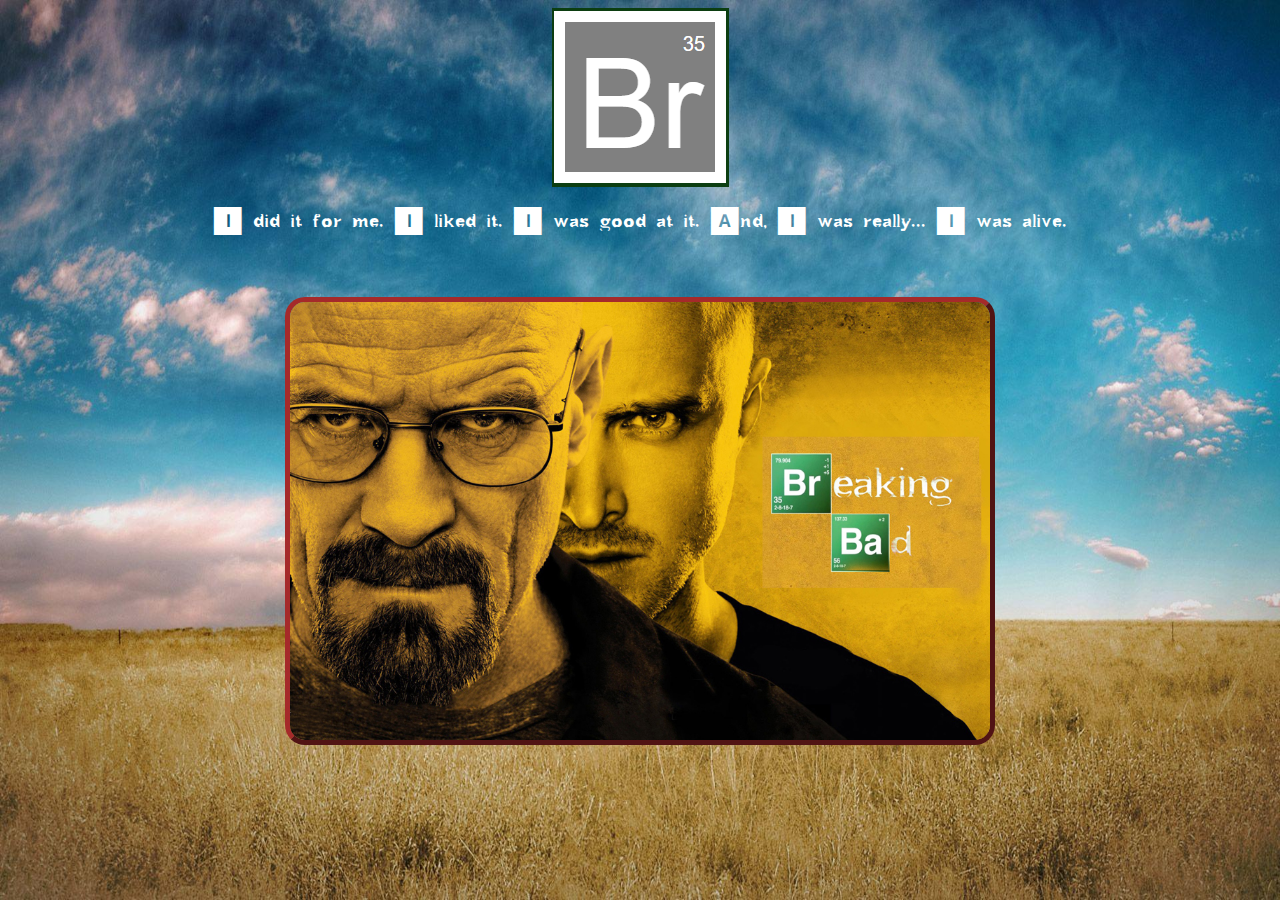
<file: templates/index.html>
<!DOCTYPE html>
<html lang="en">
<head>
    <meta charset="UTF-8">
    <meta name="viewport" content="width=device-width, initial-scale=1.0">
    <title>Web Breaking Bad</title>
    <link rel="icon" type="image/x-icon" href="../img/icon.png">
    <link rel="stylesheet" href="../css/styles.css">
</head>
<body class="imgFondo">
    <img id="indexlogo" src="../img/logo.PNG" alt="Logo Breaking Bad">
    <div class="title fontBbad">I did it for me. I liked it. I was good at it. And, I was really... I was alive.</div>
    <img id="indexPoster" src="../img/poster.jpg" alt="Poster Breaking Bad" usemap="#mapeado">
    <map name="mapeado">
        <area shape="rect" coords="484,154,546,212" href="formulario.html" target="_blank">
        <area shape="rect" coords="543,218,601,273" href="tabla.html" target="_blank">
    </map>
</body>
</html>
</file>
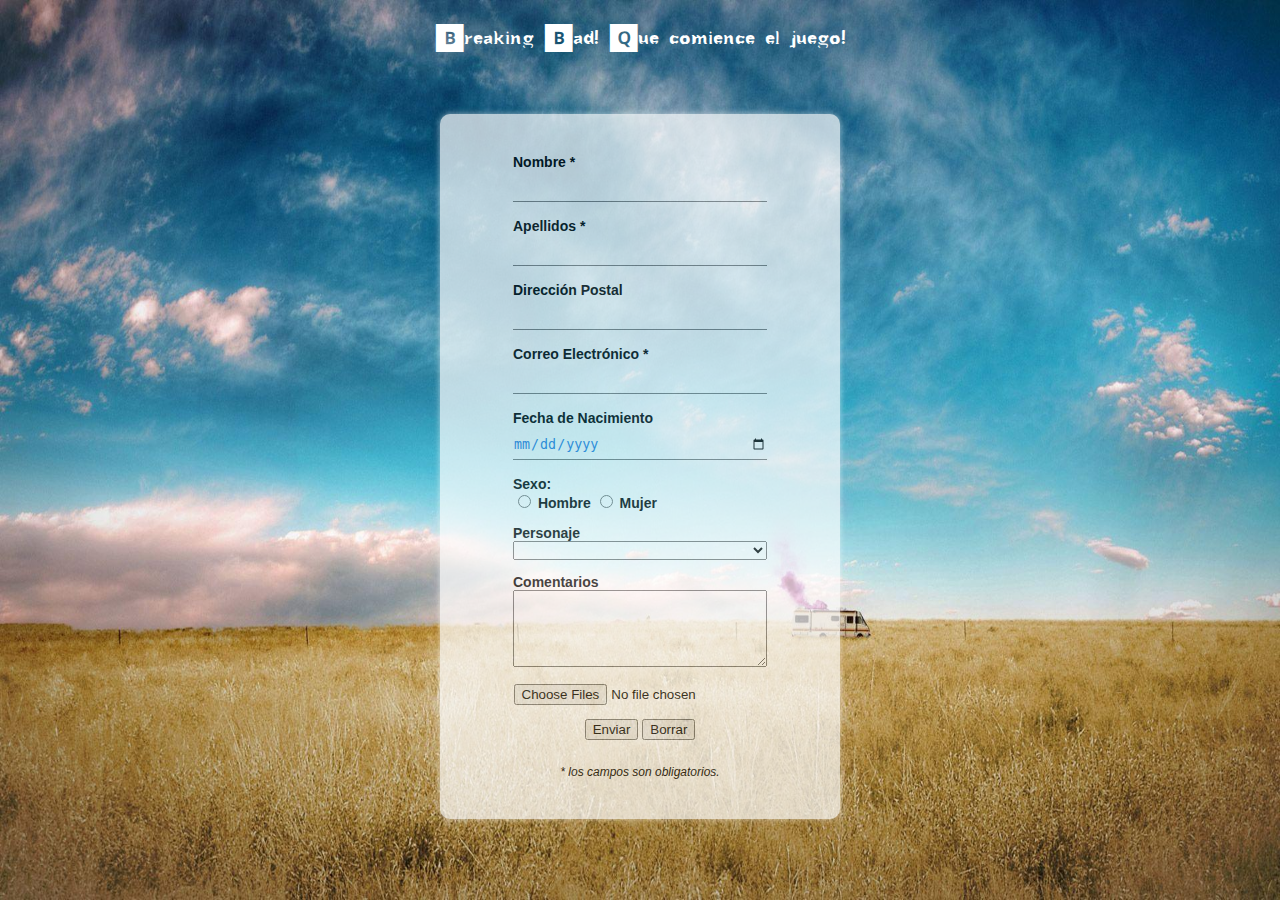
<file: templates/formulario.html>
<!DOCTYPE html>
<html lang="en">
<head>
    <meta charset="UTF-8">
    <meta name="viewport" content="width=device-width, initial-scale=1.0">
    <title>Web Breaking Bad</title>
    <link rel="icon" type="image/x-icon" href="../img/icon.png">
    <link rel="stylesheet" href="../css/styles.css">
</head>
<body class="imgFondo">
    <div class="title fontBbad">Breaking Bad! Que comience el juego!</div>
    <form action="mailto:raul.rodriguez@proeducaglobal.com" method="post" id="formulario" name="formulario">
        <div class="personalData">
                <label for="nombre">Nombre *</label><br>
                <input type="text" id="data" name="nombre" required><br>

                <label for="apellidos">Apellidos *</label><br>
                <input type="text" id="data" name="apellidos" required><br>

                <label for="direccion">Dirección Postal</label><br>
                <input type="text" id="data" name="direccion"><br>

                <label for="email">Correo Electrónico *</label><br>
                <input type="text" id="data" name="email" required><br>

                <label for="fecha">Fecha de Nacimiento</label><br>
                <input type="date" id="data" name="fecha"><br>

                <label for="sexo">Sexo:</label><br>
                <input type="radio" id="hombre" name="sexo" value="hombre">
                <label for="hombre">Hombre</label>
                <input type="radio" id="mujer" name="sexo" value="mujer">
                <label for="mujer">Mujer</label><br>
            <p>
                <label for="personaje">Personaje</label><br>
                <select id="personaje" name="personaje">
                    <option value="" disabled selected></option>
                    <option value="Jessie Pinkman">Jessie Pinkman</option>
                    <option value="Walter White">Walter White</option>
                    <option value="Saul Goodman">Saul Goodman</option>
                    <option value="Gustavo Fring">Gustavo Fring</option>
                    <option value="Pollos Hermanos">Pollos Hermanos</option>
                    <option value="Otros personajes">Otros personajes</option>
                </select>
            </p>
            <p>
                <label for="comentarios">Comentarios</label><br>
                <textarea id="comentarios" name="comentarios" rows="5" cols="21"></textarea>
            </p>
        </div>
        <p><input type="file" name="archivos" multiple></p>
        <button type="submit" value="Enviar">Enviar</button>
        <button type="reset" value="Borrar">Borrar</button>
        <p class="required">* los campos son obligatorios.</p>
    </form>
</body>
</html>
</file>
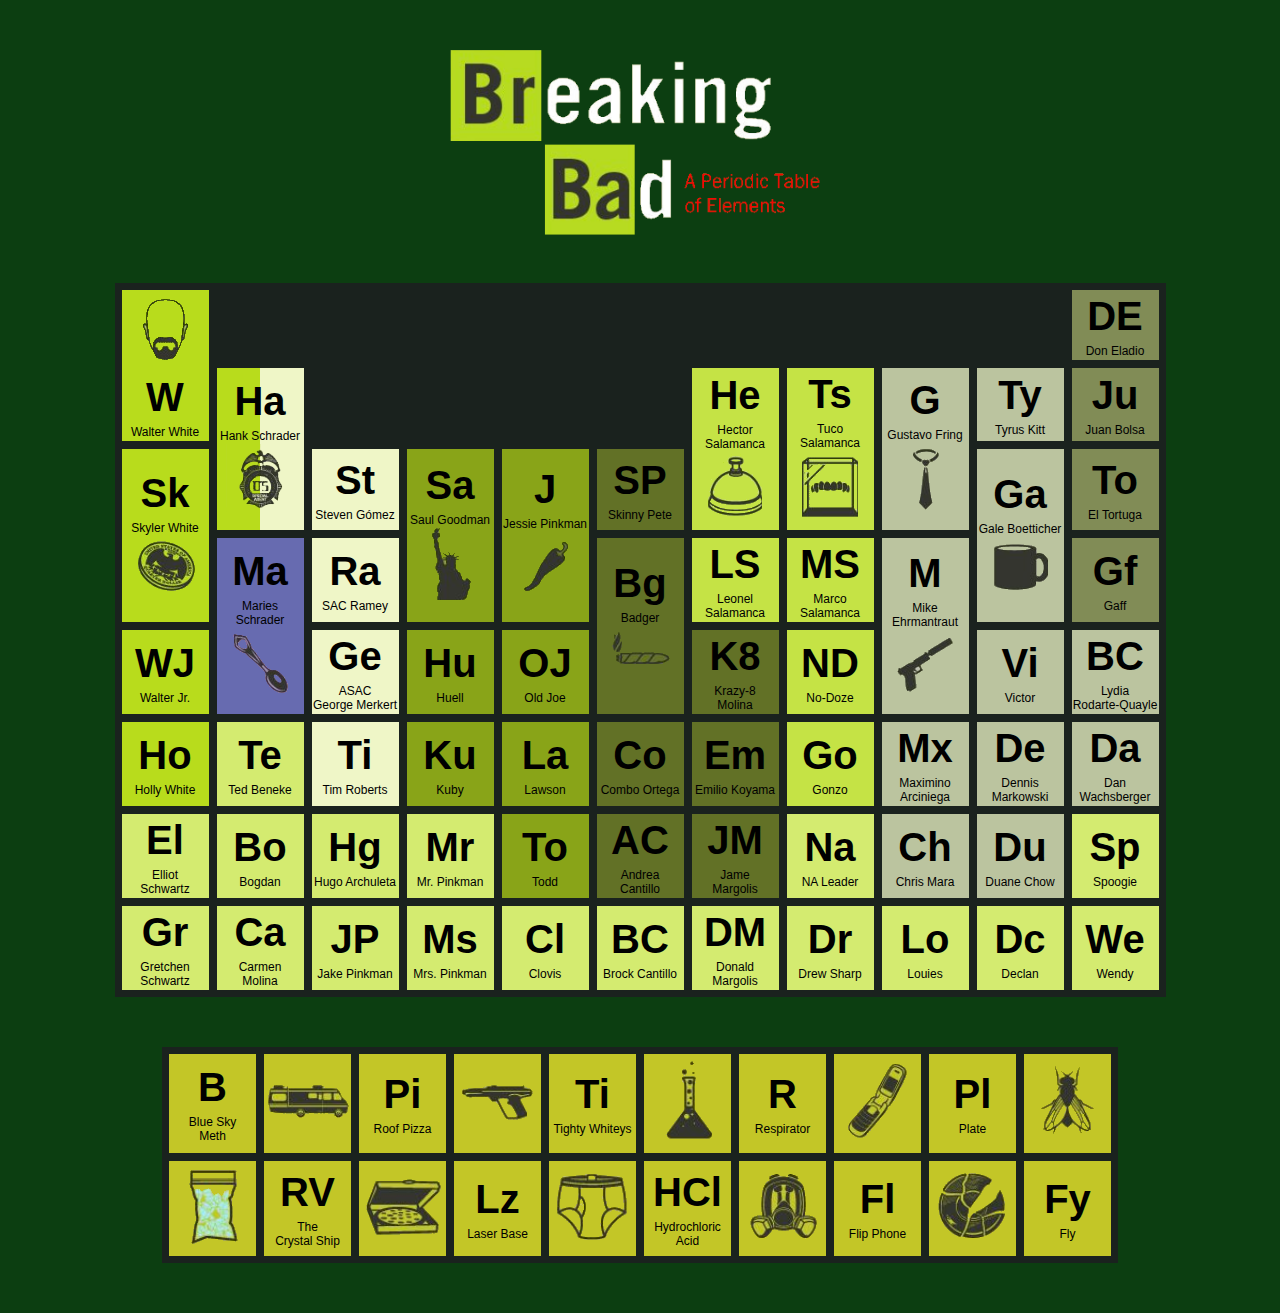
<file: templates/tabla.html>
<!DOCTYPE html>
<html lang="en">
<head>
    <meta charset="UTF-8">
    <meta name="viewport" content="width=device-width, initial-scale=1.0">
    <title>Web Breaking Bad</title>
    <link rel="icon" type="image/x-icon" href="../img/icon.png">
    <link rel="stylesheet" href="../css/styles.css">
</head>
<body class="green">
    <img class="marginTop35" id="tablaCabecera" src="../img/cabecera.png" alt="Poster BreakingBad"><br>
    <table class="periodicTable center textCenter">
        <tr>
            <td class="greenType3" rowspan="2">
                <img src="../img/tabla_periodica/walterwhite.png" alt="Walter White">
                W<p class="smallText">Walter White</p>
            </td>
            <td class="emptyCell"></td>
            <td class="emptyCell"></td>
            <td class="emptyCell"></td>
            <td class="emptyCell"></td>
            <td class="emptyCell"></td>
            <td class="emptyCell"></td>
            <td class="emptyCell"></td>
            <td class="emptyCell"></td>
            <td class="emptyCell"></td>
            <td class="greenType9">
                DE<p class="smallText">Don Eladio</p>
            </td>
        </tr>
        <tr>
            <td class="hankSchraderColor" rowspan="2">
                Ha<p class="smallText">Hank Schrader</p>
                <img src="../img/tabla_periodica/hankschrader2.png" alt="Hanks Chrader">
            </td>
            <td class="emptyCell"></td>
            <td class="emptyCell"></td>
            <td class="emptyCell"></td>
            <td class="emptyCell"></td>
            <td rowspan="2"  class="greenType8">
                He<p class="smallText">Hector<br>Salamanca</p>
                <img src="../img/tabla_periodica/hectorsalamanca.png" alt="Hector Salamanca">
            </td>
            <td rowspan="2"  class="greenType8">
                Ts<p class="smallText">Tuco Salamanca</p>
                <img src="../img/tabla_periodica/tucosalamanca.png" alt="Tuco Salamanca">
            </td>
            <td rowspan="2" class="greenType7">
                G<p class="smallText">Gustavo Fring</p>
                <img src="../img/tabla_periodica/gustavofrink.png" alt="Gustavo Frink">
            </td>
            <td class="greenType7">
                Ty<p class="smallText">Tyrus Kitt</p>
            </td>
            <td class="greenType9">
                Ju<p class="smallText">Juan Bolsa</p>
            </td>
        </tr>
        <tr>
            <td class="greenType3" rowspan="2">
                Sk<p class="smallText">Skyler White</p>
                <img src="../img/tabla_periodica/skylerwhite.png" alt="Skyler White">
            </td>
            <td class="greenType4">
                St<p class="smallText">Steven Gómez</p>
            </td>
            <td rowspan="2" class="greenType5">
                Sa<p class="smallText">Saul Goodman</p>
                <img src="../img/tabla_periodica/saulgoodman.png" alt="Saul Goodman">
            </td>
            <td rowspan="2" class="greenType5">
                J<p class="smallText">Jessie Pinkman</p>
                <img src="../img/tabla_periodica/jessiepinkman.png" alt="Jessie Pinkman">
            </td>
            <td class="greenType6">
                SP<p class="smallText">Skinny Pete</p>
            </td>
            <td rowspan="2" class="greenType7">
                Ga<p class="smallText">Gale Boetticher</p>
                <img src="../img/tabla_periodica/gale.png" alt="Gale Boetticher">
            </td>
            <td class="greenType9">
                To<p class="smallText">El Tortuga</p>
            </td>
        </tr>
        <tr>
            <td class="purple" rowspan="2">
                Ma<p class="smallText">Maries Schrader</p>
                <img src="../img/tabla_periodica/marieschrader.png" alt="Marie Schrader">
            </td>
            <td class="greenType4">
                Ra<p class="smallText">SAC Ramey</p>
            </td>
            <td rowspan="2" class="greenType6">
                Bg<p class="smallText">Badger</p>
                <img src="../img/tabla_periodica/badger.png" alt="Badger">
            </td>
            <td class="greenType8">
                LS<p class="smallText">Leonel<br>Salamanca</p>
            </td>
            <td class="greenType8">
                MS<p class="smallText">Marco<br>Salamanca</p>
            </td>
            <td rowspan="2" class="greenType7">
                M<p class="smallText">Mike<br>Ehrmantraut</p>
                <img src="../img/tabla_periodica/mike.png" alt="Mike">
            </td>
            <td class="greenType9">
                Gf<p class="smallText">Gaff</p>
            </td>
        </tr>
        <tr>
            <td class="greenType3">
                WJ<p class="smallText">Walter Jr.</p>
            </td>
            <td class="greenType4">
                Ge<p class="smallText">ASAC<br>George Merkert</p>
            </td>
            <td class="greenType5">
                Hu<p class="smallText">Huell</p>
            </td>
            <td class="greenType5">
                OJ<p class="smallText">Old Joe</p>
            </td>
            <td class="greenType6">
                K8<p class="smallText">Krazy-8<br>Molina</p>
            </td>
            <td class="greenType8">
                ND<p class="smallText">No-Doze</p>
            </td>
            <td class="greenType7">
                Vi<p class="smallText">Victor</p>
            </td>
            <td class="greenType7">
                BC<p class="smallText">Lydia<br>Rodarte-Quayle</p>
            </td>
        </tr>
        <tr>
            <td class="greenType3">
                Ho<p class="smallText">Holly White</p>
            </td>
            <td class="greenType2">
                Te<p class="smallText">Ted Beneke</p>
            </td>
            <td class="greenType4">
                Ti<p class="smallText">Tim Roberts</p>
            </td>
            <td class="greenType5">
                Ku<p class="smallText">Kuby</p>
            </td>
            <td class="greenType5">
                La<p class="smallText">Lawson</p>
            </td>
            <td class="greenType6">
                Co<p class="smallText">Combo Ortega</p>
            </td>
            <td class="greenType6">
                Em<p class="smallText">Emilio Koyama</p>
            </td>
            <td class="greenType8">
                Go<p class="smallText">Gonzo</p>
            </td>
            <td class="greenType7">
                Mx<p class="smallText">Maximino<br>Arciniega</p>
            </td>
            <td class="greenType7">
                De<p class="smallText">Dennis<br>Markowski</p>
            </td>
            <td class="greenType7">
                Da<p class="smallText">Dan<br>Wachsberger</p>
            </td>
        </tr>
        <tr>
            <td class="greenType2">
                El<p class="smallText">Elliot<br>Schwartz</p>
            </td>
            <td class="greenType2">
                Bo<p class="smallText">Bogdan</p>
            </td>
            <td class="greenType2">
                Hg<p class="smallText">Hugo Archuleta</p>
            </td>
            <td class="greenType2">
                Mr<p class="smallText">Mr. Pinkman</p>
            </td>
            <td class="greenType5">
                To<p class="smallText">Todd</p>
            </td>
            <td class="greenType6">
                AC<p class="smallText">Andrea<br>Cantillo</p>
            </td>
            <td class="greenType6">
                JM<p class="smallText">Jame<br>Margolis</p>
            </td>
            <td class="greenType2">
                Na<p class="smallText">NA Leader</p>
            </td>
            <td class="greenType7">
                Ch<p class="smallText">Chris Mara</p>
            </td>
            <td class="greenType7">
                Du<p class="smallText">Duane Chow</p>
            </td>
            <td class="greenType2">
                Sp<p class="smallText">Spoogie</p>
            </td>
        </tr>
        <tr>
            <td class="greenType2">
                Gr<p class="smallText">Gretchen<br>Schwartz</p>
            </td>
            <td class="greenType2">
                Ca<p class="smallText">Carmen<br>Molina</p>
            </td>
            <td class="greenType2">
                JP<p class="smallText">Jake Pinkman</p>
            </td>
            <td class="greenType2">
                Ms<p class="smallText">Mrs. Pinkman</p>
            </td>
            <td class="greenType2">
                Cl<p class="smallText">Clovis</p>
            </td>
            <td class="greenType2">
                BC<p class="smallText">Brock Cantillo</p>
            </td>
            <td class="greenType2">
                DM<p class="smallText">Donald<br>Margolis</p>
            </td>
            <td class="greenType2">
                Dr<p class="smallText">Drew Sharp</p>
            </td>
            <td class="greenType2">
                Lo<p class="smallText">Louies</p>
            </td>
            <td class="greenType2">
                Dc<p class="smallText">Declan</p>
            </td>
            <td class="greenType2">
                We<p class="smallText">Wendy</p>
            </td>
        </tr>
    </table>
    <table class="periodicTable center textCenter greenType1">
        <tr>
            <td>
                B<p class="smallText">Blue Sky<br>Meth</p>
            </td>
            <td>
                <img src="../img/tabla_periodica/bus.png" alt="Bus">
            </td>
            <td>
                Pi<p class="smallText">Roof Pizza</p>
            </td>
            <td>
                <img src="../img/tabla_periodica/pistola.png" alt="Pistola">
            </td>
            <td>
                Ti<p class="smallText">Tighty Whiteys</p>
            </td>
            <td>
                <img src="../img/tabla_periodica/pocima.png" alt="Pocima">
            </td>
            <td>
                R<p class="smallText">Respirator</p>
            </td>
            <td>
                <img src="../img/tabla_periodica/movil.png" alt="Movil">
            </td>
            <td>
                Pl<p class="smallText">Plate</p>
            </td>
            <td>
                <img src="../img/tabla_periodica/mosca.png" alt="Mosca">
            </td>
        </tr>
        <tr>
            <td>
                <img src="../img/tabla_periodica/cristal.png" alt="Cristal">
            </td>
            <td>
                RV<p class="smallText">The<br>Crystal Ship</p>
            </td>
            <td>
                <img src="../img/tabla_periodica/pizza.png" alt="Pizza">
            </td>
            <td>
                Lz<p class="smallText">Laser Base</p>
            </td>
            <td>
                <img src="../img/tabla_periodica/calzoncillos.png" alt="Calzoncillos">
            </td>
            <td>
                HCl<p class="smallText">Hydrochloric<br>Acid</p>
            </td>
            <td>
                <img src="../img/tabla_periodica/mascara.png" alt="Mascara">
            </td>
            <td>
                Fl<p class="smallText">Flip Phone</p>
            </td>
            <td>
                <img src="../img/tabla_periodica/plato.png" alt="Plato">
            </td>
            <td>
                Fy<p class="smallText">Fly</p>
            </td>
        </tr>
    </table>



</body>
</html>
</file>
<file: css/styles.css>
@font-face {
    font-family: Breaking Bad;
    src: url(../fonts/Breaking\ Bad.ttf);
}
.fontBbad {
    font-family: Breaking Bad;
}
body {
    font-family: Helvetica;
    text-align: center;
}
body.imgFondo {
    background-image: url(../img/fondo.jpg);
    background-repeat: no-repeat;
    background-position: center;
    background-size: 100% 100%;
    background-attachment: fixed;
}
body.green {
    background-color: #0c3e11;
}
.center {
    margin: 0 auto;
}
.textCener {
    text-align: center;
}
.title{
    color: #ffffff;
    font-size: 40px;
    margin-bottom: 60px;
}
.marginTop35 {
    margin-top: 35px;
}
.subtitle {
    font-size: 18px;
    margin-bottom: 15px;
    font-weight: bold;
}
#indexPoster {
    width: 700px;
    border: 5px outset #a52a2a;
    border-radius: 20px;
}
#indexLogo {
    width: 200px;
    height: 200px;
}
#formulario {
    background-color: #ffffff;
    opacity: 0.7;
    padding: 40px 0;
    box-shadow: 0 0 6px 0 #ffffffcc;
    border-radius: 10px;
    position: relative;
    margin: 45px;
    max-width: 400px;
    font-size: 14px;
    font-weight: bold;
    margin: auto;
}
#data {
    color: #2C7FE1;
    background: none;
    padding: 10px 0px 6px 0px;
    display: block;
    width: 100%;
    border: none;
    border-bottom: 1px solid #5e5d5dcc;
    outline: none;
}
#personaje {
    width: 100%;
}
#comentarios {
    color: #2C7FE1;
    outline: none;
    width: 252px;
    padding: 0;
}
#tablaCabecera {
    width: 400px;
}

.personalData {
    max-width: 254px;
    margin: auto;
    text-align: left;
}
.required {
    margin-top: 25px;
    margin-bottom: 0;
    font-size: 12px;
    font-weight: lighter;
    font-style: oblique;
}
.periodicTable {
    border: 3px solid #1A221E;
    border-spacing: 0;
    margin-top: 40px;
    margin-bottom: 50px;
    font-size: 40px;
    font-weight: bolder;
}
td {
    min-width: 85px;
    max-width: 85px;
    border: 4px solid #1A221E;
    padding-top: 4px;
}
.greenType1 {
    background-color: #C3C627;
}
.greenType2 {
    background-color: #D4EB70;
}
.greenType3 {
    background-color: #B8DC1C;
}
.greenType4 {
    background-color: #EFF6C7;
}
.greenType5 {
    background-color: #89A418;
}
.greenType6 {
    background-color: #627126;
}
.greenType7 {
    background-color: #BBC49F;
}
.greenType8 {
    background-color: #C5E345;
}
.greenType9 {
    background-color: #818C56;
}
.purple {
    background-color: #676BB0;
}
.emptyCell {
    background-color: #1A221E;
}
.smallText {
    font-size: 12px;
    margin-top: 5px;
    margin-bottom: 1px;
    font-weight: normal;
}
.hankSchraderColor {
    background: linear-gradient(to right, #B8DC1C 50%, #EFF6C7 50%);
}
</file>
